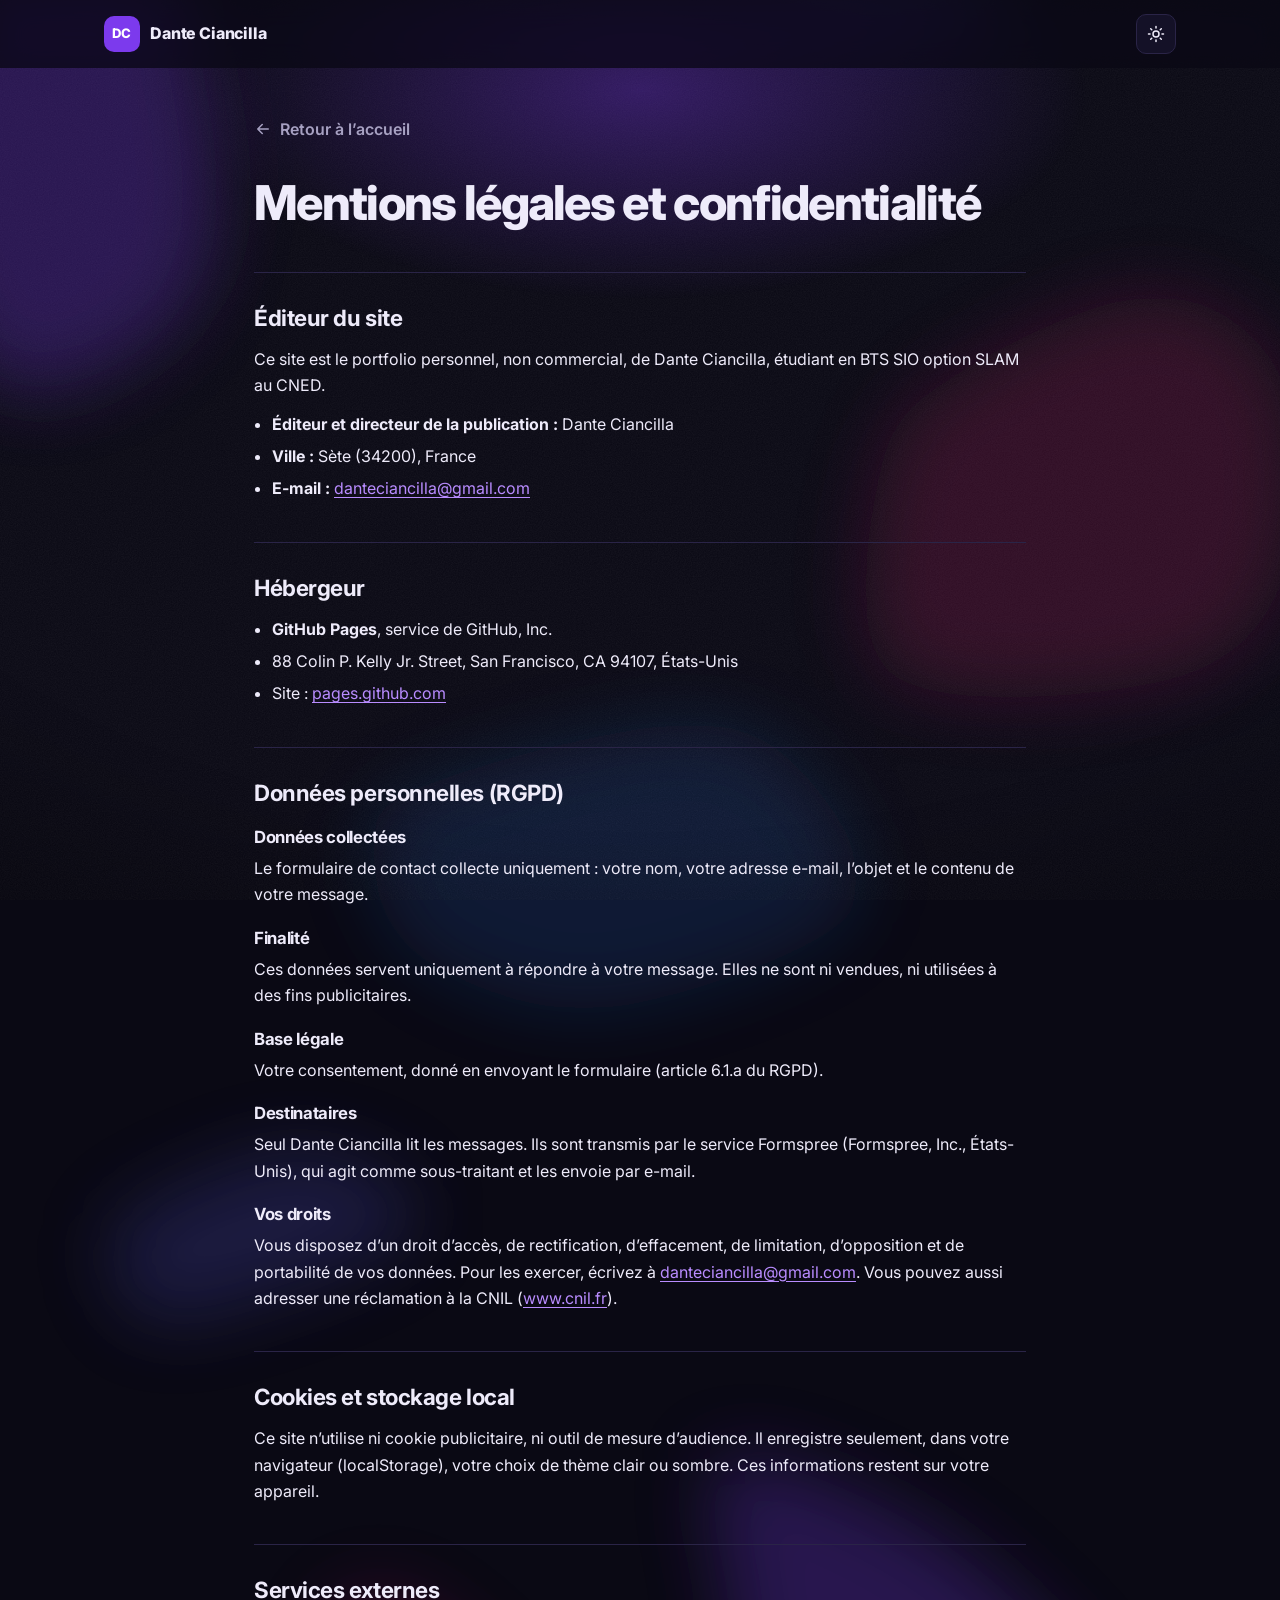
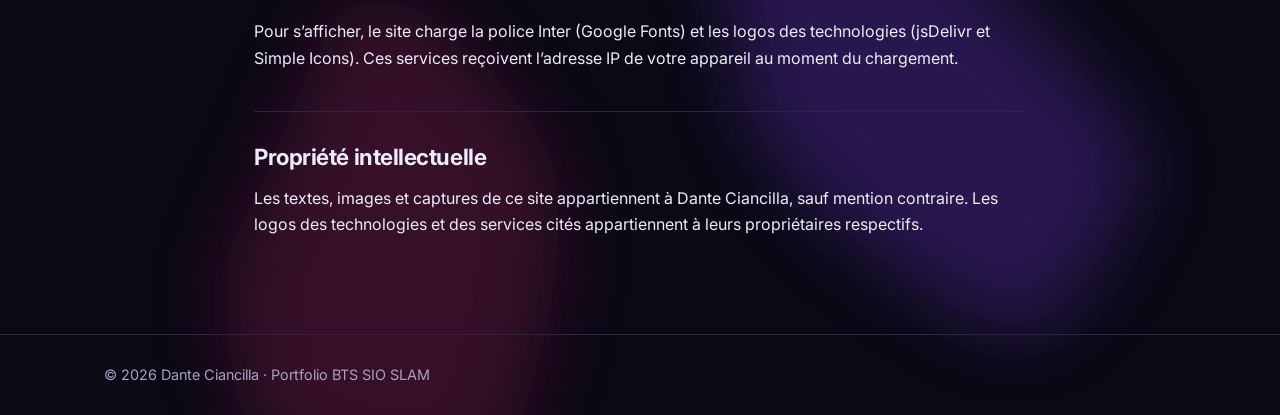
<file: mentions-legales.html>
<!DOCTYPE html>
<!--
  =====================================================================
  mentions-legales.html — Mentions légales et confidentialité
  ---------------------------------------------------------------------
  Les passages [À VÉRIFIER PAR DANTE] sont à contrôler et compléter.
  Ils portent la classe "is-placeholder" : ils sont MASQUÉS sur le site
  et listés dans la console du navigateur (F12). Une fois vérifiés,
  retirer « [À VÉRIFIER PAR DANTE] » et la classe "is-placeholder".
  =====================================================================
-->
<html lang="fr" data-theme="dark">
<head>
  <meta charset="UTF-8">
  <meta name="viewport" content="width=device-width, initial-scale=1">
  <title data-texte="legal.metaTitle">Mentions légales et confidentialité | Dante Ciancilla</title>
  <meta name="description" content="Mentions légales et politique de confidentialité du portfolio de Dante Ciancilla.">
  <meta name="robots" content="noindex">
  <meta name="color-scheme" content="dark light">
  <meta name="theme-color" id="theme-color" content="#0A0914">
  <link rel="icon" href="images/favicon.svg" type="image/svg+xml">

  <link rel="preconnect" href="https://fonts.googleapis.com">
  <link rel="preconnect" href="https://fonts.gstatic.com" crossorigin>
  <link rel="stylesheet" href="https://fonts.googleapis.com/css2?family=Inter:wght@400;500;600;700;800&display=swap">
  <link rel="stylesheet" href="style.css?v=202611071844">

  <script>
    (function () {
      var root = document.documentElement;
      root.classList.add("js");

      var theme = null;
      try {
        theme = localStorage.getItem("theme");
      } catch (e) { /* localStorage bloqué : on garde le thème par défaut */ }

      // Pas de choix mémorisé : le mode sombre est utilisé par défaut
      if (theme !== "light" && theme !== "dark") {
        theme = "dark";
      }
      root.setAttribute("data-theme", theme);

      // Sécurité : si script.js ne se lance pas, on affiche quand même tout le contenu.
      setTimeout(function () {
        if (!root.classList.contains("js-ready")) {
          root.classList.remove("js");
        }
      }, 4000);
    })();
  </script>
  <script src="textes.js?v=202611071844" defer></script>
  <script src="script.js?v=202611071844" defer></script>
</head>

<body>
  <a class="skip-link" href="#contenu" data-texte="skip">Aller au contenu</a>

  <svg class="sprite" aria-hidden="true" focusable="false">
    <symbol id="i-sun" viewBox="0 0 24 24"><circle cx="12" cy="12" r="4"/><path d="M12 2v2M12 20v2M4.93 4.93l1.41 1.41M17.66 17.66l1.41 1.41M2 12h2M20 12h2M6.34 17.66l-1.41 1.41M19.07 4.93l-1.41 1.41"/></symbol>
    <symbol id="i-moon" viewBox="0 0 24 24"><path d="M21 12.79A9 9 0 1 1 11.21 3 7 7 0 0 0 21 12.79z"/></symbol>
    <symbol id="i-arrow-right" viewBox="0 0 24 24"><path d="M5 12h14M13 6l6 6-6 6"/></symbol>
  </svg>

  <header class="site-header">
    <div class="container header-inner">
      <a class="logo" href="index.html" data-texte-attr="aria-label:logo.label" aria-label="Dante Ciancilla – retour à l’accueil">
        <span class="logo__mark" aria-hidden="true">DC</span>
        <span class="logo__text">Dante Ciancilla</span>
      </a>
      <div class="header-actions header-actions--end">
        <button class="icon-btn theme-toggle" id="theme-toggle" type="button" aria-label="Activer le mode clair">
          <svg class="icon icon-moon" aria-hidden="true"><use href="#i-moon"></use></svg>
          <svg class="icon icon-sun" aria-hidden="true"><use href="#i-sun"></use></svg>
        </button>
      </div>
    </div>
  </header>

  <main class="detail legal" id="contenu">
    <div class="container container--narrow">
      <a class="back-link" href="index.html">
        <svg class="icon" aria-hidden="true"><use href="#i-arrow-right"></use></svg>
        <span data-texte="legal.back">Retour à l’accueil</span>
      </a>

      <h1 class="detail__title" data-texte="legal.title">Mentions légales et confidentialité</h1>

      <div>
        <p class="legal__updated is-placeholder">[À VÉRIFIER PAR DANTE] Dernière mise à jour : date de mise en ligne</p>

        <section class="detail-section">
          <h2>Éditeur du site</h2>
          <p>Ce site est le portfolio personnel, non commercial, de Dante Ciancilla, étudiant en BTS SIO option SLAM au CNED.</p>
          <ul class="legal__list">
            <li><strong>Éditeur et directeur de la publication :</strong> Dante Ciancilla</li>
            <li><strong>Ville :</strong> Sète (34200), France</li>
            <li><strong>E-mail :</strong> <a href="mailto:danteciancilla@gmail.com">danteciancilla@gmail.com</a></li>
          </ul>
          <p class="is-placeholder">[À VÉRIFIER PAR DANTE] Un particulier qui publie un site non professionnel peut ne pas afficher son adresse postale complète, à condition de l’avoir communiquée à l’hébergeur.</p>
        </section>

        <section class="detail-section">
          <h2>Hébergeur</h2>
          <ul class="legal__list">
            <li><strong>GitHub Pages</strong>, service de GitHub, Inc.</li>
            <li>88 Colin P. Kelly Jr. Street, San Francisco, CA 94107, États-Unis</li>
            <li>Site : <a href="https://pages.github.com" target="_blank" rel="noopener noreferrer">pages.github.com</a></li>
          </ul>
          <p class="is-placeholder">[À VÉRIFIER PAR DANTE] Adresse de l’hébergeur à confirmer sur https://docs.github.com/fr/site-policy</p>
        </section>

        <section class="detail-section" id="donnees">
          <h2>Données personnelles (RGPD)</h2>

          <h3>Données collectées</h3>
          <p>Le formulaire de contact collecte uniquement : votre nom, votre adresse e-mail, l’objet et le contenu de votre message.</p>

          <h3>Finalité</h3>
          <p>Ces données servent uniquement à répondre à votre message. Elles ne sont ni vendues, ni utilisées à des fins publicitaires.</p>

          <h3>Base légale</h3>
          <p>Votre consentement, donné en envoyant le formulaire (article 6.1.a du RGPD).</p>
          <p class="is-placeholder">[À VÉRIFIER PAR DANTE] Base légale à confirmer.</p>

          <h3>Destinataires</h3>
          <p>Seul Dante Ciancilla lit les messages. Ils sont transmis par le service Formspree (Formspree, Inc., États-Unis), qui agit comme sous-traitant et les envoie par e-mail.</p>
          <p class="is-placeholder">[À VÉRIFIER PAR DANTE] Conditions de Formspree à vérifier : https://formspree.io/legal/privacy-policy</p>

          <h3>Durée de conservation</h3>
          <p class="is-placeholder">[À VÉRIFIER PAR DANTE] Les messages sont conservés au maximum 12 mois après le dernier échange, puis supprimés.</p>

          <h3>Vos droits</h3>
          <p>Vous disposez d’un droit d’accès, de rectification, d’effacement, de limitation, d’opposition et de portabilité de vos données. Pour les exercer, écrivez à <a href="mailto:danteciancilla@gmail.com">danteciancilla@gmail.com</a>. Vous pouvez aussi adresser une réclamation à la CNIL (<a href="https://www.cnil.fr" target="_blank" rel="noopener noreferrer">www.cnil.fr</a>).</p>
        </section>

        <section class="detail-section">
          <h2>Cookies et stockage local</h2>
          <p>Ce site n’utilise ni cookie publicitaire, ni outil de mesure d’audience. Il enregistre seulement, dans votre navigateur (localStorage), votre choix de thème clair ou sombre. Ces informations restent sur votre appareil.</p>
        </section>

        <section class="detail-section">
          <h2>Services externes</h2>
          <p>Pour s’afficher, le site charge la police Inter (Google Fonts) et les logos des technologies (jsDelivr et Simple Icons). Ces services reçoivent l’adresse IP de votre appareil au moment du chargement.</p>
          <p class="is-placeholder">[À VÉRIFIER PAR DANTE] Liste des services externes à vérifier avant la mise en ligne.</p>
        </section>

        <section class="detail-section">
          <h2>Propriété intellectuelle</h2>
          <p>Les textes, images et captures de ce site appartiennent à Dante Ciancilla, sauf mention contraire. Les logos des technologies et des services cités appartiennent à leurs propriétaires respectifs.</p>
        </section>
      </div>

    </div>
  </main>

  <footer class="site-footer">
    <div class="container footer-inner">
      <p>© <span id="year">2026</span> Dante Ciancilla · <span data-texte="footer.text">Portfolio BTS SIO SLAM</span></p>
    </div>
  </footer>
</body>
</html>
</file>
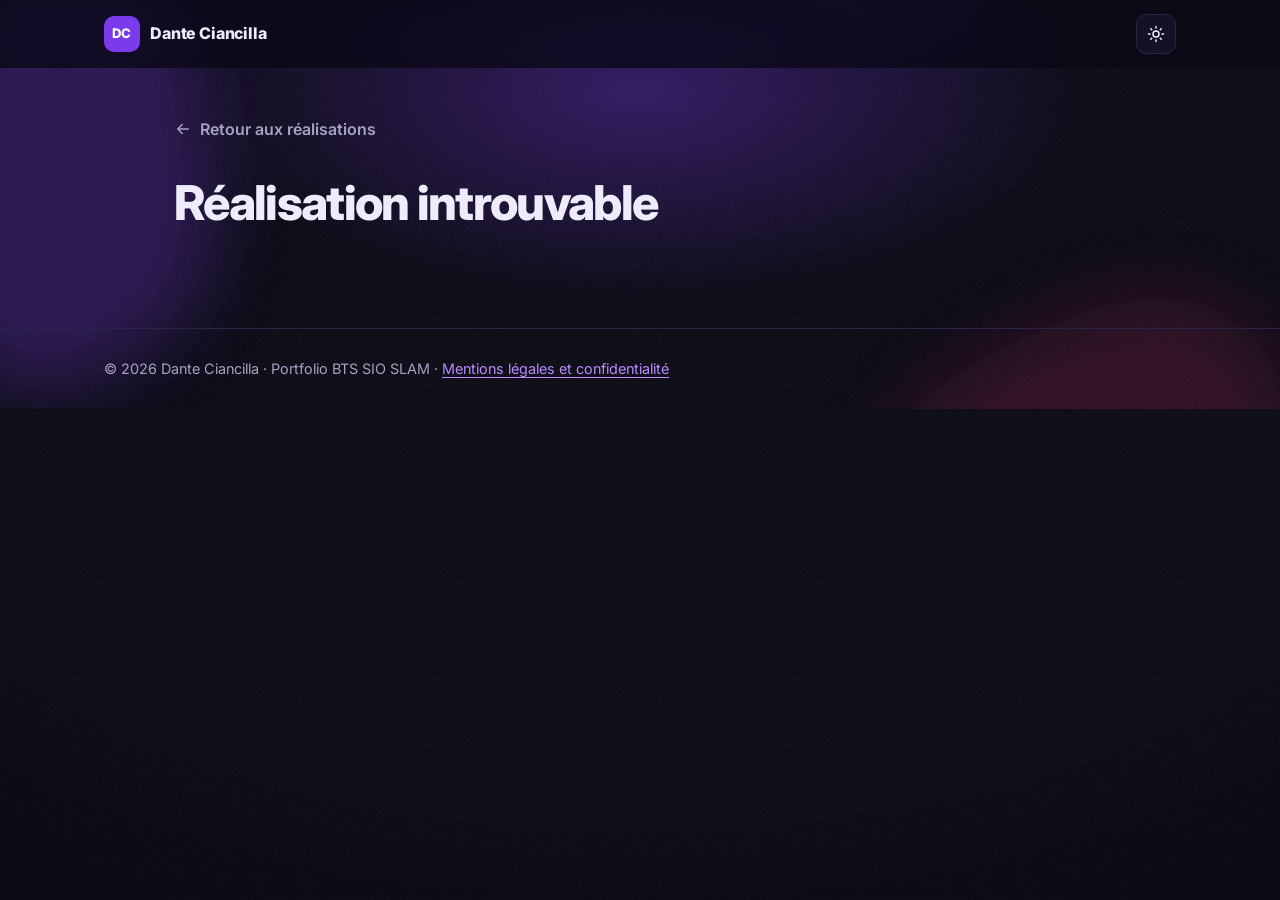
<file: realisation.html>
<!DOCTYPE html>
<!--
  =====================================================================
  realisation.html — Page de détail d'une réalisation (modèle unique)
  ---------------------------------------------------------------------
  Cette page sert pour TOUTES les réalisations. L'identifiant du projet
  est dans l'adresse : realisation.html?id=dig-incremental
  script.js lit cet identifiant, retrouve la réalisation dans
  realisations.js et fabrique le contenu de la balise #realisation-root :
  titre, date, statut, technologies, cadre de réalisation, description
  détaillée, galerie de captures, liens, compétences du bloc 1 couvertes.
  → Il n'y a rien à modifier ici pour ajouter une réalisation.
  =====================================================================
-->
<html lang="fr" data-theme="dark">
<head>
  <meta charset="UTF-8">
  <meta name="viewport" content="width=device-width, initial-scale=1">
  <title>Réalisation | Dante Ciancilla</title>
  <meta name="description" content="Réalisation de Dante Ciancilla, étudiant en BTS SIO option SLAM au CNED.">
  <meta name="author" content="Dante Ciancilla">
  <meta name="color-scheme" content="dark light">
  <meta name="theme-color" id="theme-color" content="#0A0914">
  <link rel="icon" href="images/favicon.svg" type="image/svg+xml">
  <link rel="apple-touch-icon" href="images/apple-touch-icon.png">

  <link rel="preconnect" href="https://fonts.googleapis.com">
  <link rel="preconnect" href="https://fonts.gstatic.com" crossorigin>
  <link rel="stylesheet" href="https://fonts.googleapis.com/css2?family=Inter:wght@400;500;600;700;800&display=swap">
  <link rel="stylesheet" href="style.css?v=202611071844">

  <!-- Même petit script que sur la page d'accueil : thème (sombre par défaut) appliqué avant l'affichage -->
  <script>
    (function () {
      var root = document.documentElement;
      root.classList.add("js");

      var theme = null;
      try {
        theme = localStorage.getItem("theme");
      } catch (e) { /* localStorage bloqué : on garde le thème par défaut */ }

      // Pas de choix mémorisé : le mode sombre est utilisé par défaut
      if (theme !== "light" && theme !== "dark") {
        theme = "dark";
      }
      root.setAttribute("data-theme", theme);

      // Sécurité : si script.js ne se lance pas, on affiche quand même tout le contenu.
      setTimeout(function () {
        if (!root.classList.contains("js-ready")) {
          root.classList.remove("js");
        }
      }, 4000);
    })();
  </script>
  <script src="textes.js?v=202611071844" defer></script>
  <script src="competences-bloc1.js?v=202611071844" defer></script>
  <script src="realisations.js?v=202611071844" defer></script>
  <script src="script.js?v=202611071844" defer></script>
</head>

<body>
  <a class="skip-link" href="#contenu" data-texte="skip">Aller au contenu</a>

  <!-- Icônes utilisées sur cette page -->
  <svg class="sprite" aria-hidden="true" focusable="false">
    <symbol id="i-sun" viewBox="0 0 24 24"><circle cx="12" cy="12" r="4"/><path d="M12 2v2M12 20v2M4.93 4.93l1.41 1.41M17.66 17.66l1.41 1.41M2 12h2M20 12h2M6.34 17.66l-1.41 1.41M19.07 4.93l-1.41 1.41"/></symbol>
    <symbol id="i-moon" viewBox="0 0 24 24"><path d="M21 12.79A9 9 0 1 1 11.21 3 7 7 0 0 0 21 12.79z"/></symbol>
    <symbol id="i-arrow-right" viewBox="0 0 24 24"><path d="M5 12h14M13 6l6 6-6 6"/></symbol>
    <symbol id="i-external" viewBox="0 0 24 24"><path d="M15 3h6v6M10 14 21 3M18 13v6a2 2 0 0 1-2 2H5a2 2 0 0 1-2-2V8a2 2 0 0 1 2-2h6"/></symbol>
    <symbol id="i-github" viewBox="0 0 24 24"><path d="M9 19c-5 1.5-5-2.5-7-3m14 6v-3.87a3.37 3.37 0 0 0-.94-2.61c3.14-.35 6.44-1.54 6.44-7A5.44 5.44 0 0 0 20 4.77 5.07 5.07 0 0 0 19.91 1S18.73.65 16 2.48a13.38 13.38 0 0 0-7 0C6.27.65 5.09 1 5.09 1A5.07 5.07 0 0 0 5 4.77a5.44 5.44 0 0 0-1.5 3.78c0 5.42 3.3 6.61 6.44 7A3.37 3.37 0 0 0 9 18.13V22"/></symbol>
    <symbol id="i-linkedin" viewBox="0 0 24 24"><rect x="2.5" y="2.5" width="19" height="19" rx="4"/><path d="M7.5 10.5v6M7.5 7.5v.01M11.5 16.5v-6M11.5 13a2.5 2.5 0 0 1 5 0v3.5"/></symbol>
    <symbol id="i-mail" viewBox="0 0 24 24"><rect x="2" y="4" width="20" height="16" rx="3"/><path d="m3 7 9 6 9-6"/></symbol>
    <symbol id="i-play" viewBox="0 0 24 24"><circle cx="12" cy="12" r="10"/><path d="m10 8 6 4-6 4V8z"/></symbol>
    <symbol id="i-check" viewBox="0 0 24 24"><path d="M20 6 9 17l-5-5"/></symbol>
    <symbol id="i-close" viewBox="0 0 24 24"><path d="M18 6 6 18M6 6l12 12"/></symbol>
  </svg>

  <header class="site-header">
    <div class="container header-inner">
      <a class="logo" href="index.html" data-texte-attr="aria-label:logo.label" aria-label="Dante Ciancilla – retour à l’accueil">
        <span class="logo__mark" aria-hidden="true">DC</span>
        <span class="logo__text">Dante Ciancilla</span>
      </a>
      <div class="header-actions header-actions--end">
        <button class="icon-btn theme-toggle" id="theme-toggle" type="button" aria-label="Activer le mode clair">
          <svg class="icon icon-moon" aria-hidden="true"><use href="#i-moon"></use></svg>
          <svg class="icon icon-sun" aria-hidden="true"><use href="#i-sun"></use></svg>
        </button>
      </div>
    </div>
  </header>

  <main class="detail" id="contenu">
    <div class="container container--detail">
      <a class="back-link" href="index.html#projets">
        <svg class="icon" aria-hidden="true"><use href="#i-arrow-right"></use></svg>
        <span data-texte="detail.back">Retour aux réalisations</span>
      </a>

      <!-- Contenu fabriqué par script.js à partir de realisations.js -->
      <article id="realisation-root" aria-live="polite"></article>
      <noscript><p class="noscript-note">JavaScript est nécessaire pour afficher cette réalisation.</p></noscript>
    </div>
  </main>

  <footer class="site-footer">
    <div class="container footer-inner">
      <p>
        © <span id="year">2026</span> Dante Ciancilla · <span data-texte="footer.text">Portfolio BTS SIO SLAM</span>
        · <a class="footer-legal" href="mentions-legales.html" data-texte="footer.legal">Mentions légales et confidentialité</a>
      </p>
    </div>
  </footer>

  <!-- Fenêtre pour afficher une capture en grand -->
  <dialog class="dialog dialog--cv lightbox" id="lightbox" aria-label="Capture" data-texte-attr="aria-label:detail.gallery">
    <div class="dialog__inner">
      <div class="dialog__head">
        <p class="dialog__title lightbox__caption"></p>
        <button class="icon-btn" type="button" data-close-dialog aria-label="Fermer" data-texte-attr="aria-label:bts.close">
          <svg class="icon" aria-hidden="true"><use href="#i-close"></use></svg>
        </button>
      </div>
      <div class="cv-full lightbox__frame">
        <img alt="">
      </div>
    </div>
  </dialog>
</body>
</html>
</file>
<file: style.css>
/* =====================================================================
   style.css — Apparence du portfolio
   ---------------------------------------------------------------------
   Sommaire :
    1. Variables : couleurs (mode clair / sombre), tailles
    2. Base : police, liens, accessibilité
    3. Éléments communs : conteneur, sections, titres, boutons, badges
    4. En-tête et menu
    5. Accueil et chiffres clés
    6. Profil
    7. Projets
    8. Parcours (frise)
    9. Compétences
   10. Contact
   11. Pied de page, bouton « haut de page », message, fenêtre BTS
   12. Pages de détail (dossier projets/)
   13. Animations
   14. Responsive : tablette et mobile
   15. Animations réduites (préférence du système)
   16. Réalisations : vignettes cliquables, badges
   17. Compétences : logos
   18. Parcours : détails des formations
   19. Formulaire : erreurs, piège à robots, messages
   20. Page de détail d'une réalisation
   21. Mentions légales
   22. Vignettes : accroche, projets « À venir »
   24. Profil et compétences : agencement
   25. Fond du site : lumière, taches de couleur et grain
   ===================================================================== */


/* =====================================================================
   1. VARIABLES
   Les couleurs sont rangées dans des « variables » (--nom).
   Pour le mode sombre, on change seulement les valeurs des variables.
   ===================================================================== */
:root {
  /* Couleurs — mode clair */
  --bg: #F7F9FC;              /* fond de la page */
  --surface: #FFFFFF;         /* fond des cartes */
  --surface-2: #EEF2F8;       /* fond léger (étiquettes, zones secondaires) */
  --text: #1F3A5F;            /* texte principal */
  --text-2: #5B6B82;          /* texte secondaire */
  --accent: #0891B2;          /* cyan : lignes, points, contours */
  --accent-strong: #0E7490;   /* cyan plus foncé : textes colorés (meilleur contraste sur fond clair) */
  --accent-fill: #0E7490;     /* fond des boutons principaux */
  --accent-hover: #155E75;    /* fond des boutons au survol */
  --on-accent: #FFFFFF;       /* texte posé sur un bouton coloré */
  --accent-soft: rgba(8, 145, 178, 0.10);
  --glow: rgba(8, 145, 178, 0.10);        /* halo décoratif de l'accueil */
  --border: #E1E7EF;
  --dot: rgba(31, 58, 95, 0.13);          /* points de la grille décorative */
  --header-bg: rgba(247, 249, 252, 0.82);
  --success: #15803D;
  --success-soft: rgba(21, 128, 61, 0.10);
  --danger: #B42318;                      /* messages d'erreur du formulaire */
  --danger-soft: rgba(180, 35, 24, 0.08);
  --placeholder-text: #8A5A00;            /* emplacements [À RÉDIGER] */
  --placeholder-bg: rgba(217, 164, 65, 0.09);
  --placeholder-border: #D9A441;

  --shadow-sm: 0 1px 2px rgba(31, 58, 95, 0.06);
  --shadow: 0 1px 2px rgba(31, 58, 95, 0.05), 0 8px 24px rgba(31, 58, 95, 0.07);
  --shadow-lg: 0 2px 6px rgba(31, 58, 95, 0.06), 0 20px 44px rgba(31, 58, 95, 0.13);

  /* Tailles */
  --radius: 18px;
  --radius-sm: 10px;
  --header-h: 68px;
  --container: 1120px;

  /* Police : Inter, sinon la police du système */
  --font: "Inter", system-ui, -apple-system, "Segoe UI", Roboto, "Helvetica Neue", Arial, sans-serif;

  /* Courbe d'animation douce (démarre vite, finit lentement) */
  --ease: cubic-bezier(0.2, 0.7, 0.2, 1);

  color-scheme: light;
}

/* Couleurs — mode sombre « violet électrique » (mode par défaut).
   Activé par l'attribut data-theme="dark" sur <html>. */
[data-theme="dark"] {
  --bg: #0A0914;              /* noir légèrement violet */
  --surface: #141127;         /* fond des cartes */
  --surface-2: #1C1836;
  --text: #EEEBFA;
  --text-2: #A7A1C2;
  --accent: #9F5BFF;          /* violet électrique : lignes, points, contours */
  --accent-strong: #B98CFF;   /* violet clair : textes colorés (lisible sur fond sombre) */
  --accent-fill: #7C3AED;     /* fond des boutons (texte blanc bien contrasté) */
  --accent-hover: #6D28D9;
  --on-accent: #FFFFFF;
  --accent-soft: rgba(159, 91, 255, 0.14);
  --glow: rgba(159, 91, 255, 0.24);
  --border: #2A2447;
  --dot: rgba(238, 235, 250, 0.08);
  --header-bg: rgba(10, 9, 20, 0.8);
  --success: #4ADE80;
  --success-soft: rgba(74, 222, 128, 0.12);
  --danger: #F97066;
  --danger-soft: rgba(249, 112, 102, 0.12);
  --placeholder-text: #F2C46D;
  --placeholder-bg: rgba(242, 196, 109, 0.07);
  --placeholder-border: #9C7A3A;

  --shadow-sm: 0 1px 2px rgba(0, 0, 0, 0.3);
  --shadow: 0 1px 2px rgba(0, 0, 0, 0.3), 0 8px 24px rgba(0, 0, 0, 0.25);
  --shadow-lg: 0 2px 6px rgba(0, 0, 0, 0.3), 0 20px 44px rgba(0, 0, 0, 0.45);

  color-scheme: dark;
}


/* =====================================================================
   2. BASE
   ===================================================================== */
*,
*::before,
*::after {
  box-sizing: border-box; /* la bordure et le padding sont compris dans la largeur */
}

html {
  scroll-behavior: smooth;                               /* défilement doux vers les ancres */
  scroll-padding-top: calc(var(--header-h) + 16px);      /* évite que le menu fixe cache les titres */
  -webkit-text-size-adjust: 100%;
}

body {
  margin: 0;
  font-family: var(--font);
  font-size: 1rem;
  line-height: 1.65;
  color: var(--text);
  background-color: var(--bg);
  -webkit-font-smoothing: antialiased;
  transition: background-color 0.3s ease, color 0.3s ease;
}

img,
svg {
  display: block;
  max-width: 100%;
}

h1, h2, h3, h4 {
  margin: 0;
  line-height: 1.2;
  letter-spacing: -0.02em;
}

p,
ul,
ol,
dl,
dd {
  margin: 0;
}

ul,
ol {
  padding: 0;
  list-style: none;
}

a {
  color: var(--accent-strong);
  text-underline-offset: 3px;
}

button {
  font: inherit;
  color: inherit;
}

/* L'attribut hidden doit toujours masquer l'élément (utilisé par les filtres) */
[hidden] {
  display: none !important;
}

/* Contour visible quand on navigue au clavier (touche Tab) */
:focus-visible {
  outline: 2px solid var(--accent);
  outline-offset: 3px;
  border-radius: 6px;
}

/* Texte caché à l'écran mais lu par les lecteurs d'écran */
.sr-only {
  position: absolute;
  width: 1px;
  height: 1px;
  padding: 0;
  margin: -1px;
  overflow: hidden;
  clip: rect(0, 0, 0, 0);
  white-space: nowrap;
  border: 0;
}

/* Lien « Aller au contenu » : visible seulement quand il reçoit le focus */
.skip-link {
  position: fixed;
  top: 12px;
  left: 12px;
  z-index: 100;
  padding: 10px 16px;
  border-radius: var(--radius-sm);
  background: var(--accent-fill);
  color: var(--on-accent);
  font-weight: 600;
  text-decoration: none;
  transform: translateY(-160%);
  transition: transform 0.2s ease;
}

.skip-link:focus {
  transform: translateY(0);
}

/* Bibliothèque d'icônes : invisible */
.sprite {
  position: absolute;
  width: 0;
  height: 0;
  overflow: hidden;
}

/* Style commun à toutes les icônes (traits arrondis, couleur du texte) */
.icon {
  width: 1.25em;
  height: 1.25em;
  flex-shrink: 0;
  fill: none;
  stroke: currentColor;
  stroke-width: 2;
  stroke-linecap: round;
  stroke-linejoin: round;
}

/* Emplacements [À RÉDIGER] / [À VÉRIFIER] : jamais affichés sur le site.
   La classe est ajoutée automatiquement par script.js (ou écrite dans le
   HTML) ; script.js liste ces emplacements dans la console (F12). */
.is-placeholder {
  display: none !important;
}


/* =====================================================================
   3. ÉLÉMENTS COMMUNS
   ===================================================================== */
.container {
  width: 100%;
  max-width: var(--container);
  margin: 0 auto;
  padding: 0 24px;
}

.section {
  padding: clamp(40px, 5vw, 64px) 0;
}

.section-head {
  max-width: 680px;
  margin-bottom: clamp(28px, 4vw, 40px);
}

.section-title {
  font-size: clamp(2rem, 4.2vw, 2.75rem);
  font-weight: 800;
  letter-spacing: -0.03em;
}

.section-sub {
  margin-top: 10px;
  color: var(--text-2);
}

/* ---------- Boutons ---------- */
.btn {
  display: inline-flex;
  align-items: center;
  justify-content: center;
  gap: 0.55rem;
  min-height: 48px;
  padding: 0.75rem 1.25rem;
  border: 1px solid transparent;
  border-radius: 12px;
  font-size: 0.95rem;
  font-weight: 600;
  line-height: 1.2;
  text-decoration: none;
  cursor: pointer;
  transition: transform 0.2s var(--ease), background-color 0.2s, border-color 0.2s, color 0.2s, box-shadow 0.2s;
}

.btn .icon {
  width: 1.1em;
  height: 1.1em;
}

.btn--primary {
  background: var(--accent-fill);
  color: var(--on-accent);
  box-shadow: 0 8px 20px -10px var(--accent);
}

.btn--primary:hover {
  background: var(--accent-hover);
  transform: translateY(-2px);
  box-shadow: 0 12px 24px -10px var(--accent);
}

.btn--primary:hover .icon {
  transform: translateX(2px);
}

.btn--ghost {
  background: var(--surface);
  border-color: var(--border);
  color: var(--text);
}

.btn--ghost:hover {
  border-color: var(--accent);
  color: var(--accent-strong);
  transform: translateY(-2px);
}

.btn--block {
  width: 100%;
}

.btn .icon {
  transition: transform 0.2s var(--ease);
}

/* Bouton qui ressemble à un lien (ex. « En savoir plus sur le BTS ») */
.btn-link {
  display: inline-flex;
  align-items: center;
  gap: 8px;
  margin-top: 14px;
  padding: 4px 0;
  border: 0;
  background: none;
  color: var(--accent-strong);
  font-size: 0.92rem;
  font-weight: 600;
  cursor: pointer;
}

.btn-link:hover span {
  text-decoration: underline;
  text-underline-offset: 3px;
}

/* Bouton carré avec une seule icône */
.icon-btn {
  display: inline-grid;
  place-items: center;
  width: 40px;
  height: 40px;
  border: 1px solid var(--border);
  border-radius: var(--radius-sm);
  background: var(--surface);
  color: var(--text);
  cursor: pointer;
  transition: border-color 0.2s, color 0.2s, background-color 0.2s, transform 0.2s var(--ease);
}

.icon-btn:hover {
  border-color: var(--accent);
  color: var(--accent-strong);
}

.icon-btn .icon {
  width: 18px;
  height: 18px;
}

/* ---------- Badges de statut ---------- */
.status {
  display: inline-flex;
  align-items: center;
  gap: 6px;
  padding: 3px 10px;
  border-radius: 999px;
  font-size: 0.75rem;
  font-weight: 700;
  letter-spacing: 0.02em;
  white-space: nowrap;
}

.status::before {
  content: "";
  width: 6px;
  height: 6px;
  border-radius: 50%;
  background: currentColor;
}

.status--done {
  background: var(--success-soft);
  color: var(--success);
}

.status--progress {
  background: var(--accent-soft);
  color: var(--accent-strong);
}

.status--upcoming {
  border: 1px dashed var(--border);
  color: var(--text-2);
}

/* ---------- Étiquettes (technologies, dates) ---------- */
.tags,
.chips {
  display: flex;
  flex-wrap: wrap;
  gap: 8px;
}

.tag,
.chip {
  padding: 4px 11px;
  border: 1px solid var(--border);
  border-radius: 8px;
  background: var(--surface-2);
  color: var(--text);
  font-size: 0.82rem;
  font-weight: 600;
  line-height: 1.5;
}

.chip--date {
  font-variant-numeric: tabular-nums;
}


/* =====================================================================
   4. EN-TÊTE ET MENU
   ===================================================================== */
.site-header {
  position: fixed;
  top: 0;
  left: 0;
  right: 0;
  z-index: 50;
  height: var(--header-h);
  background: var(--header-bg);
  -webkit-backdrop-filter: saturate(160%) blur(14px);
  backdrop-filter: saturate(160%) blur(14px);
  border-bottom: 1px solid transparent;
  transition: border-color 0.3s, box-shadow 0.3s, background-color 0.3s;
}

/* Quand on a défilé : petite bordure et ombre (classe ajoutée par script.js) */
.site-header.is-scrolled {
  border-bottom-color: var(--border);
  box-shadow: var(--shadow-sm);
}

.header-inner {
  display: flex;
  align-items: center;
  gap: 20px;
  height: 100%;
}

.logo {
  display: inline-flex;
  align-items: center;
  gap: 10px;
  color: var(--text);
  font-weight: 800;
  letter-spacing: -0.01em;
  text-decoration: none;
}

.logo__mark {
  display: grid;
  place-items: center;
  width: 36px;
  height: 36px;
  border-radius: 10px;
  background: var(--accent-fill);
  color: var(--on-accent);
  font-size: 0.82rem;
  letter-spacing: 0.02em;
  transition: transform 0.3s var(--ease);
}

.logo:hover .logo__mark {
  transform: rotate(-6deg) scale(1.05);
}

.nav {
  margin-left: auto;
}

.nav__list {
  display: flex;
  gap: 2px;
}

.nav__link {
  position: relative;
  display: block;
  padding: 8px 12px;
  border-radius: 8px;
  color: var(--text-2);
  font-size: 0.93rem;
  font-weight: 500;
  text-decoration: none;
  transition: color 0.2s, background-color 0.2s;
}

.nav__link:hover {
  color: var(--text);
  background: var(--accent-soft);
}

/* Lien de la section actuellement à l'écran (classe ajoutée par script.js) */
.nav__link.is-active {
  color: var(--accent-strong);
  font-weight: 600;
}

.nav__link.is-active::after {
  content: "";
  position: absolute;
  left: 12px;
  right: 12px;
  bottom: 3px;
  height: 2px;
  border-radius: 2px;
  background: var(--accent);
}

.header-actions {
  display: flex;
  align-items: center;
  gap: 8px;
}

/* Bouton clair / sombre : on montre la lune en mode clair, le soleil en mode sombre */
.theme-toggle .icon-sun,
[data-theme="dark"] .theme-toggle .icon-moon {
  display: none;
}

[data-theme="dark"] .theme-toggle .icon-sun {
  display: block;
}

.theme-toggle:hover .icon {
  transform: rotate(-20deg);
}

.theme-toggle .icon {
  transition: transform 0.4s var(--ease);
}

/* Bouton hamburger : caché sur ordinateur */
.menu-toggle {
  display: none;
}

.menu-toggle .icon-close,
.menu-toggle[aria-expanded="true"] .icon-open {
  display: none;
}

.menu-toggle[aria-expanded="true"] .icon-close {
  display: block;
}


/* =====================================================================
   5. ACCUEIL ET CHIFFRES CLÉS
   ===================================================================== */
.hero {
  position: relative;
  isolation: isolate; /* les décorations (z-index -1) restent derrière le contenu de l'accueil */
  overflow: hidden;
  padding: calc(var(--header-h) + clamp(40px, 7vw, 88px)) 0 clamp(32px, 4vw, 48px);
}

/* Décoration : grille de points, de la même force partout (centre et côtés),
   qui s'efface seulement vers le bas de l'accueil */
.hero::before {
  content: "";
  position: absolute;
  inset: 0;
  z-index: -1;
  opacity: 0.6;           /* points plus discrets */
  background-image: radial-gradient(var(--dot) 1px, transparent 1px);
  background-size: 22px 22px;
  -webkit-mask-image: linear-gradient(to bottom, #000 60%, transparent);
  mask-image: linear-gradient(to bottom, #000 60%, transparent);
  pointer-events: none;
}

/* Décoration : halo cyan très léger en haut à droite */
.hero::after {
  content: "";
  position: absolute;
  top: -180px;
  right: -160px;
  z-index: -1;
  width: 620px;
  height: 620px;
  border-radius: 50%;
  background: radial-gradient(circle, var(--glow) 0%, transparent 65%);
  pointer-events: none;
}

.hero__grid {
  display: grid;
  grid-template-columns: minmax(0, 1.4fr) minmax(0, 0.75fr);
  align-items: center;
  gap: clamp(32px, 6vw, 72px);
}

.hero__title {
  font-size: clamp(2.75rem, 7.2vw, 4.75rem);
  font-weight: 800;
  line-height: 1.02;
  letter-spacing: -0.045em;
}

.hero__role {
  margin-top: 18px;
  font-size: clamp(1.15rem, 2.2vw, 1.45rem);
  font-weight: 700;
  letter-spacing: -0.01em;
}

.hero__sub {
  margin-top: 8px;
  color: var(--text-2);
  font-size: 1.02rem;
}

.hero__tagline {
  max-width: 560px;
  margin-top: 24px;
  font-size: 1.08rem;
}

.hero__actions {
  display: flex;
  flex-wrap: wrap;
  gap: 12px;
  margin-top: 32px;
}

/* Carte de droite avec la photo */
.hero__card {
  width: 100%;
  max-width: 360px;
  justify-self: end;
  padding: 14px;
  border: 1px solid var(--border);
  border-radius: 24px;
  background: var(--surface);
  box-shadow: var(--shadow-lg);
}

.hero__photo {
  overflow: hidden;
  aspect-ratio: 4 / 5;
  border-radius: 16px;
  background: var(--surface-2);
}

.hero__photo img {
  width: 100%;
  height: 100%;
  object-fit: cover;
  transition: transform 0.8s var(--ease);
}

.hero__card:hover .hero__photo img {
  transform: scale(1.03);
}

.hero__card-body {
  padding: 18px 8px 6px;
  text-align: center;
}

.hero__card-name {
  font-size: 1.15rem;
  font-weight: 800;
  letter-spacing: -0.01em;
}

.hero__card-role {
  color: var(--text-2);
  font-size: 0.9rem;
}

.hero__card-loc {
  display: inline-flex;
  align-items: center;
  gap: 6px;
  margin-top: 6px;
  color: var(--text-2);
  font-size: 0.88rem;
}

.hero__card-loc .icon {
  width: 15px;
  height: 15px;
}

.hero__card-links {
  display: flex;
  justify-content: center;
  gap: 8px;
  margin-top: 16px;
}

/* Chiffres clés */
.stats {
  display: grid;
  grid-template-columns: repeat(4, minmax(0, 1fr));
  gap: 16px;
  margin-top: clamp(40px, 5vw, 56px);
}

.stat {
  position: relative;
  padding: 22px 22px 20px;
  border: 1px solid var(--border);
  border-radius: var(--radius);
  background: var(--surface);
  box-shadow: var(--shadow-sm);
  transition: transform 0.3s var(--ease), border-color 0.3s, box-shadow 0.3s;
}

.stat:hover {
  transform: translateY(-4px);
  border-color: var(--accent);
  box-shadow: var(--shadow);
}

.stat__icon {
  display: inline-grid;
  place-items: center;
  width: 38px;
  height: 38px;
  margin-bottom: 14px;
  border-radius: 10px;
  background: var(--accent-soft);
  color: var(--accent-strong);
}

.stat__icon .icon {
  width: 19px;
  height: 19px;
}

.stat__value {
  color: var(--accent-strong);
  font-size: clamp(2rem, 4vw, 2.6rem);
  font-weight: 800;
  line-height: 1;
  letter-spacing: -0.03em;
  font-variant-numeric: tabular-nums; /* chiffres de même largeur : le compteur ne « tremble » pas */
}

.stat__label {
  margin-top: 8px;
  color: var(--text-2);
  font-size: 0.9rem;
  line-height: 1.4;
}


/* =====================================================================
   6. PROFIL
   ===================================================================== */
.profile {
  display: grid;
  grid-template-columns: minmax(0, 1.15fr) minmax(0, 0.85fr);
  gap: clamp(28px, 5vw, 56px);
  align-items: start;
}

.profile__text {
  font-size: 1.06rem;
}

/* Paragraphes que Dante ajoutera dans profile.text */
.profile__text p + p,
.project__desc p + p,
.detail-section__text p + p {
  margin-top: 1em;
}

.profile__links {
  display: flex;
  flex-wrap: wrap;
  gap: 12px;
  margin-top: 28px;
}

.profile__side {
  display: grid;
  gap: 18px;
}

.info-card {
  padding: 24px;
  border: 1px solid var(--border);
  border-radius: var(--radius);
  background: var(--surface);
  box-shadow: var(--shadow-sm);
}

/* Carte mise en avant : barre cyan sur le côté gauche */
.info-card--accent {
  border-left: 4px solid var(--accent);
}

.info-card__head {
  display: flex;
  align-items: center;
  gap: 12px;
  margin-bottom: 14px;
}

.info-card__icon {
  display: inline-grid;
  place-items: center;
  width: 40px;
  height: 40px;
  border-radius: 10px;
  background: var(--accent-soft);
  color: var(--accent-strong);
  flex-shrink: 0;
}

.info-card__icon .icon {
  width: 20px;
  height: 20px;
}

.info-card__title {
  font-size: 1.05rem;
  font-weight: 700;
}

.info-card__name {
  font-size: 1.1rem;
  font-weight: 700;
}

.info-card__meta {
  display: flex;
  flex-wrap: wrap;
  align-items: center;
  gap: 8px 12px;
  margin-top: 6px;
  color: var(--text-2);
  font-size: 0.93rem;
}

/* Liste « intitulé : valeur » (recherche de stage, fenêtre BTS) */
.facts {
  display: grid;
  gap: 10px;
}

.facts__row {
  display: grid;
  grid-template-columns: 110px 1fr;
  gap: 12px;
  padding-bottom: 10px;
  border-bottom: 1px solid var(--border);
}

.facts__row:last-child {
  padding-bottom: 0;
  border-bottom: 0;
}

.facts dt {
  color: var(--text-2);
  font-size: 0.88rem;
  font-weight: 500;
}

.facts dd {
  font-size: 0.95rem;
  font-weight: 600;
}


/* =====================================================================
   7. PROJETS
   ===================================================================== */
.filters {
  display: inline-flex;
  flex-wrap: wrap;
  gap: 6px;
  margin-bottom: 40px;
  padding: 6px;
  border: 1px solid var(--border);
  border-radius: 14px;
  background: var(--surface);
}

.filter-btn {
  min-height: 40px;
  padding: 8px 18px;
  border: 0;
  border-radius: 10px;
  background: transparent;
  color: var(--text-2);
  font-size: 0.92rem;
  font-weight: 600;
  cursor: pointer;
  transition: background-color 0.25s, color 0.25s;
}

.filter-btn:hover {
  color: var(--text);
  background: var(--surface-2);
}

/* Filtre sélectionné (aria-pressed="true") */
.filter-btn[aria-pressed="true"] {
  background: var(--accent-fill);
  color: var(--on-accent);
}

.project-group + .project-group {
  margin-top: 56px;
}

.group-head {
  display: flex;
  flex-wrap: wrap;
  align-items: baseline;
  gap: 4px 14px;
  margin-bottom: 20px;
}

.group-title {
  font-size: 1.2rem;
  font-weight: 700;
}

.group-sub {
  color: var(--text-2);
  font-size: 0.93rem;
}

.projects-grid {
  display: grid;
  grid-template-columns: repeat(3, minmax(0, 1fr));
  gap: 24px;
}

/* Grilles à 2 colonnes : vignettes obligatoires et projets personnels */
.projects-grid--featured,
.projects-grid--two {
  grid-template-columns: repeat(2, minmax(0, 1fr));
}

.projects-grid--two .project__media {
  aspect-ratio: 2 / 1; /* même format que les captures (1200 x 600) */
}

/* Carte projet */
.project {
  display: flex;
  flex-direction: column;
  overflow: hidden;
  border: 1px solid var(--border);
  border-radius: var(--radius);
  background: var(--surface);
  box-shadow: var(--shadow-sm);
  transition: transform 0.35s var(--ease), box-shadow 0.35s, border-color 0.35s;
}

/* Effet au survol : la carte monte légèrement */
.project:hover {
  transform: translateY(-6px);
  border-color: var(--accent);
  box-shadow: var(--shadow-lg);
}

/* Zone d'image en haut de la carte (icône en attendant une capture) */
.project__media {
  position: relative;
  display: grid;
  place-items: center;
  aspect-ratio: 16 / 8;
  overflow: hidden;
  border-bottom: 1px solid var(--border);
  background:
    radial-gradient(var(--dot) 1px, transparent 1px) 0 0 / 16px 16px,
    linear-gradient(135deg, var(--surface-2), var(--surface));
  color: var(--text-2);
}

.project__media .icon {
  width: 46px;
  height: 46px;
  stroke-width: 1.5;
  transition: transform 0.5s var(--ease), color 0.3s;
}

.project:hover .project__media .icon {
  color: var(--accent-strong);
  transform: scale(1.1) rotate(-6deg);
}

.project__media img {
  width: 100%;
  height: 100%;
  object-fit: cover;
  transition: transform 0.6s var(--ease);
}

.project:hover .project__media img {
  transform: scale(1.04);
}

.project__body {
  display: flex;
  flex: 1;
  flex-direction: column;
  gap: 12px;
  padding: 22px;
}

.project__meta {
  display: flex;
  flex-wrap: wrap;
  align-items: center;
  justify-content: space-between;
  gap: 8px;
}

.project__date {
  color: var(--text-2);
  font-size: 0.85rem;
  font-weight: 600;
}

.project__type {
  margin-bottom: -6px;
  color: var(--text-2);
  font-size: 0.75rem;
  font-weight: 700;
  letter-spacing: 0.08em;
  text-transform: uppercase;
}

.project__title {
  font-size: 1.15rem;
  font-weight: 700;
  letter-spacing: -0.01em;
}

.project__stats {
  color: var(--accent-strong);
  font-size: 0.88rem;
  font-weight: 700;
}

.project__desc {
  color: var(--text-2);
  font-size: 0.95rem;
}

.project__desc strong {
  color: var(--text);
}

.project__links {
  display: flex;
  flex-wrap: wrap;
  gap: 8px 20px;
  margin-top: auto; /* pousse les liens en bas de la carte */
  padding-top: 6px;
}

.link-arrow {
  display: inline-flex;
  align-items: center;
  gap: 6px;
  color: var(--accent-strong);
  font-size: 0.92rem;
  font-weight: 700;
  text-decoration: none;
}

.link-arrow .icon {
  width: 16px;
  height: 16px;
  transition: transform 0.25s var(--ease);
}

.link-arrow:hover {
  text-decoration: underline;
}

.link-arrow:hover .icon {
  transform: translateX(3px);
}

/* Vignettes obligatoires (Atelier 2 et stage) : mises en valeur */
.project--featured {
  border-color: var(--accent);
  box-shadow: 0 0 0 1px var(--accent), var(--shadow);
}

.project--featured:hover {
  box-shadow: 0 0 0 1px var(--accent), var(--shadow-lg);
}

.project--featured .project__media {
  aspect-ratio: 16 / 6;
  background:
    radial-gradient(var(--dot) 1px, transparent 1px) 0 0 / 16px 16px,
    linear-gradient(135deg, var(--accent-soft), transparent 70%),
    var(--surface);
  color: var(--accent-strong);
}


/* =====================================================================
   8. PARCOURS (FRISE VERTICALE)
   Ordinateur : 3 colonnes  →  date | point | carte
   Mobile     : 2 colonnes  →  point | date + carte
   ===================================================================== */
.timeline {
  --date-col: 210px;   /* largeur de la colonne des dates */
  --dot-size: 60px;    /* taille des ronds */
  --col-gap: 32px;
  position: relative;
  max-width: 1040px;
  margin: 0 auto;
}

/* Ligne grise de fond. Sa position verticale exacte est calculée par script.js
   (du premier rond au dernier). */
.timeline__track {
  position: absolute;
  top: calc(var(--dot-size) / 2);
  bottom: calc(var(--dot-size) / 2);
  left: calc(var(--date-col) + var(--col-gap) + var(--dot-size) / 2 - 1px);
  width: 3px;
  overflow: hidden;
  border-radius: 3px;
  background: var(--border);
}

/* Partie cyan qui se remplit : script.js change son « scaleY » de 0 à 1 */
.timeline__fill {
  position: absolute;
  inset: 0;
  background: linear-gradient(to bottom, var(--accent), var(--accent-strong));
  transform: scaleY(0);
  transform-origin: top;
}

.timeline__item {
  position: relative;
  display: grid;
  grid-template-columns: var(--date-col) var(--dot-size) minmax(0, 1fr);
  grid-template-areas: "date dot card";
  column-gap: var(--col-gap);
  align-items: start;
}

.timeline__item + .timeline__item {
  margin-top: 44px;
}

.timeline__date {
  grid-area: date;
  padding-top: 16px;
  color: var(--text-2);
  font-size: 1.08rem;
  font-weight: 700;
  text-align: right;
  font-variant-numeric: tabular-nums;
  transition: color 0.4s;
}

.timeline__dot {
  grid-area: dot;
  position: relative;
  z-index: 1;
  display: grid;
  place-items: center;
  width: var(--dot-size);
  height: var(--dot-size);
  border: 2px solid var(--border);
  border-radius: 50%;
  background: var(--surface);
  color: var(--text-2);
  transition: border-color 0.4s, color 0.4s, box-shadow 0.4s, transform 0.4s var(--ease);
}

.timeline__dot .icon {
  width: 26px;
  height: 26px;
}

/* Étape atteinte par la ligne cyan (classe ajoutée par script.js) */
.timeline__item.is-active .timeline__dot {
  border-color: var(--accent);
  color: var(--accent-strong);
  box-shadow: 0 0 0 6px var(--accent-soft);
  transform: scale(1.06);
}

.timeline__item.is-active .timeline__date {
  color: var(--accent-strong);
}

.timeline__card {
  grid-area: card;
  padding: 28px 32px;
  border: 1px solid var(--border);
  border-radius: 20px;
  background: var(--surface);
  box-shadow: var(--shadow-sm);
  transition: border-color 0.4s, box-shadow 0.4s, transform 0.35s var(--ease);
}

.timeline__item.is-active .timeline__card {
  box-shadow: var(--shadow);
}

/* Effet au survol : la carte glisse légèrement vers la droite */
.timeline__card:hover {
  border-color: var(--accent);
  transform: translateX(6px);
}

.timeline__top {
  display: flex;
  flex-wrap: wrap;
  align-items: center;
  justify-content: space-between;
  gap: 8px 12px;
}

.timeline__title {
  font-size: 1.4rem;
  font-weight: 700;
  letter-spacing: -0.015em;
}

.timeline__sub {
  margin-top: 8px;
  color: var(--text-2);
  font-size: 1.05rem;
}

.timeline__card .btn-link {
  margin-top: 8px;
}


/* =====================================================================
   9. COMPÉTENCES
   ===================================================================== */
.skills-legend {
  display: flex;
  flex-wrap: wrap;
  align-items: center;
  gap: 10px;
  margin-bottom: 28px;
  color: var(--text-2);
  font-size: 0.9rem;
  font-weight: 600;
}

/* Les deux niveaux : « Utilisé en projet » et « En cours d'acquisition » */
.level {
  display: inline-flex;
  align-items: center;
  gap: 6px;
  padding: 3px 10px;
  border-radius: 999px;
  font-size: 0.75rem;
  font-weight: 700;
  white-space: nowrap;
}

.level::before {
  content: "";
  width: 7px;
  height: 7px;
  border-radius: 50%;
}

.level--used {
  background: var(--accent-soft);
  color: var(--accent-strong);
}

.level--used::before {
  background: var(--accent);
}

.level--learning {
  border: 1px dashed var(--border);
  color: var(--text-2);
}

.level--learning::before {
  border: 1.5px solid currentColor;
}

/* Mise en page : carte CV à gauche, cartes de compétences à droite */
.skills-layout {
  display: grid;
  grid-template-columns: minmax(0, 360px) minmax(0, 1fr);
  align-items: start;
  gap: 20px;
}

/* Grille des compétences sur 2 colonnes ; la dernière carte (Langues) prend toute la largeur */
.skills-grid {
  display: grid;
  grid-template-columns: repeat(2, minmax(0, 1fr));
  gap: 20px;
}

.skill-card:last-child {
  grid-column: 1 / -1;
}

.skill-card {
  padding: 24px;
  border: 1px solid var(--border);
  border-radius: var(--radius);
  background: var(--surface);
  box-shadow: var(--shadow-sm);
  transition: transform 0.35s var(--ease), border-color 0.35s, box-shadow 0.35s;
}

.skill-card:hover {
  transform: translateY(-4px);
  border-color: var(--accent);
  box-shadow: var(--shadow);
}

.skill-card__head {
  display: flex;
  align-items: center;
  gap: 12px;
  margin-bottom: 18px;
}

.skill-card__icon {
  display: inline-grid;
  place-items: center;
  width: 40px;
  height: 40px;
  border-radius: 10px;
  background: var(--accent-soft);
  color: var(--accent-strong);
}

.skill-card__icon .icon {
  width: 20px;
  height: 20px;
}

.skill-card__title {
  font-size: 1.1rem;
  font-weight: 700;
}

.skill-row + .skill-row {
  margin-top: 16px;
  padding-top: 16px;
  border-top: 1px solid var(--border);
}

.skill-row .level {
  margin-bottom: 10px;
}

.check-list,
.lang-list {
  display: grid;
  gap: 10px;
}

.check-list li {
  display: flex;
  align-items: center;
  gap: 10px;
  font-weight: 500;
}

.check-list .icon {
  width: 18px;
  height: 18px;
  color: var(--accent-strong);
}

.lang-list li {
  display: flex;
  align-items: center;
  justify-content: space-between;
  gap: 12px;
  padding: 10px 14px;
  border: 1px solid var(--border);
  border-radius: 10px;
  background: var(--surface-2);
  font-weight: 600;
}

.lang-level {
  padding: 2px 10px;
  border-radius: 999px;
  background: var(--accent-fill);
  color: var(--on-accent);
  font-size: 0.8rem;
  font-weight: 800;
}

/* ---------- Carte CV (à gauche des compétences) ---------- */
/* « sticky » : la carte reste visible pendant qu'on fait défiler les compétences */
.cv-card {
  position: sticky;
  top: calc(var(--header-h) + 20px);
  padding: 20px;
  border: 1px solid var(--border);
  border-radius: var(--radius);
  background: linear-gradient(160deg, var(--accent-soft), transparent 55%), var(--surface);
  box-shadow: var(--shadow-sm);
}

.cv-card__head {
  display: flex;
  align-items: center;
  gap: 12px;
  margin-bottom: 16px;
}

.cv-card__title {
  font-size: 1.1rem;
  font-weight: 700;
}

.cv-card__actions {
  display: grid;
  gap: 10px;
  margin-top: 18px;
}

/* L'aperçu : une feuille A4 bien droite */
.cv-preview {
  position: relative;
  display: block;
  width: 100%;
  padding: 0;
  overflow: hidden;
  border: 1px solid var(--border);
  border-radius: 10px;
  background: #FFFFFF;
  box-shadow: var(--shadow-lg);
  cursor: zoom-in;
  transition: transform 0.35s var(--ease), box-shadow 0.35s;
}

.cv-preview:hover,
.cv-preview:focus-visible {
  transform: translateY(-4px);
  box-shadow: 0 0 0 2px var(--accent), var(--shadow-lg);
}

.cv-preview img {
  width: 100%;
  height: auto;
  aspect-ratio: 210 / 297; /* format A4 */
  object-fit: cover;
  object-position: top;
}

/* Petite loupe en bas à droite de l'aperçu */
.cv-preview__zoom {
  position: absolute;
  right: 10px;
  bottom: 10px;
  display: grid;
  place-items: center;
  width: 40px;
  height: 40px;
  border-radius: 50%;
  background: var(--accent-fill);
  color: var(--on-accent);
  box-shadow: var(--shadow);
  transition: transform 0.3s var(--ease);
}

.cv-preview:hover .cv-preview__zoom {
  transform: scale(1.12);
}

.cv-preview__zoom .icon {
  width: 19px;
  height: 19px;
}


/* Fenêtre « CV en grand » */
.dialog.dialog--cv {
  width: min(880px, calc(100% - 24px));
}

.dialog--cv .dialog__inner {
  display: flex;
  flex-direction: column;
  max-height: calc(100vh - 40px);
  padding: 18px;
}

.dialog--cv .dialog__head {
  flex-wrap: wrap;
  margin-bottom: 14px;
}

.cv-full {
  min-height: 0;
  overflow: auto;
  border: 1px solid var(--border);
  border-radius: 12px;
  background: #FFFFFF;
}

.cv-full img {
  width: 100%;
  height: auto;
}

.btn--small {
  min-height: 40px;
  padding: 0.5rem 1rem;
  font-size: 0.88rem;
}


/* =====================================================================
   10. CONTACT
   ===================================================================== */
.contact {
  display: grid;
  grid-template-columns: minmax(0, 0.95fr) minmax(0, 1.05fr);
  gap: clamp(28px, 5vw, 56px);
  align-items: start;
}

.contact-list {
  display: grid;
  gap: 12px;
}

.contact-item {
  display: flex;
  align-items: center;
  gap: 14px;
  padding: 16px 18px;
  border: 1px solid var(--border);
  border-radius: 14px;
  background: var(--surface);
  transition: border-color 0.3s, transform 0.3s var(--ease);
}

.contact-item:hover {
  border-color: var(--accent);
  transform: translateX(4px);
}

.contact-item__icon {
  display: inline-grid;
  place-items: center;
  width: 42px;
  height: 42px;
  border-radius: 10px;
  background: var(--accent-soft);
  color: var(--accent-strong);
  flex-shrink: 0;
}

.contact-item__icon .icon {
  width: 20px;
  height: 20px;
}

.contact-item__body {
  flex: 1;
  min-width: 0; /* permet au texte long de passer à la ligne */
}

.contact-item__label {
  color: var(--text-2);
  font-size: 0.8rem;
  font-weight: 600;
}

.contact-item__value {
  display: block;
  overflow-wrap: anywhere;
  color: var(--text);
  font-weight: 600;
  text-decoration: none;
}

a.contact-item__value:hover {
  color: var(--accent-strong);
  text-decoration: underline;
}

/* Bouton « Copier » */
.copy-btn {
  display: inline-flex;
  align-items: center;
  gap: 6px;
  min-height: 38px;
  padding: 6px 12px;
  border: 1px solid var(--border);
  border-radius: 10px;
  background: var(--surface-2);
  color: var(--text);
  font-size: 0.85rem;
  font-weight: 600;
  cursor: pointer;
  flex-shrink: 0;
  transition: border-color 0.2s, color 0.2s, background-color 0.2s;
}

.copy-btn:hover {
  border-color: var(--accent);
  color: var(--accent-strong);
}

.copy-btn .icon {
  width: 16px;
  height: 16px;
}

.copy-btn .icon-done,
.copy-btn.is-copied .icon-copy {
  display: none;
}

.copy-btn.is-copied .icon-done {
  display: block;
}

.copy-btn.is-copied {
  border-color: var(--success);
  background: var(--success-soft);
  color: var(--success);
}

/* Formulaire */
.contact-form {
  display: grid;
  gap: 16px;
  padding: clamp(22px, 3vw, 32px);
  border: 1px solid var(--border);
  border-radius: 20px;
  background: var(--surface);
  box-shadow: var(--shadow);
}

.contact-form__title {
  font-size: 1.2rem;
  font-weight: 700;
}

.form-row {
  display: grid;
  grid-template-columns: 1fr 1fr;
  gap: 16px;
}

.field {
  display: grid;
  gap: 6px;
}

.field label {
  font-size: 0.88rem;
  font-weight: 600;
}

.field input,
.field textarea {
  width: 100%;
  padding: 12px 14px;
  border: 1px solid var(--border);
  border-radius: 10px;
  background: var(--bg);
  color: var(--text);
  font: inherit;
  font-size: 0.97rem;
  transition: border-color 0.2s, box-shadow 0.2s;
}

.field textarea {
  min-height: 140px;
  resize: vertical;
}

.field input:focus,
.field textarea:focus {
  outline: none;
  border-color: var(--accent);
  box-shadow: 0 0 0 4px var(--accent-soft);
}

.form-note {
  color: var(--text-2);
  font-size: 0.83rem;
  text-align: center;
}

.form-status:empty {
  display: none;
}

.form-status {
  color: var(--success);
  font-size: 0.9rem;
  font-weight: 600;
  text-align: center;
}


/* =====================================================================
   11. PIED DE PAGE, HAUT DE PAGE, MESSAGE, FENÊTRE
   ===================================================================== */
.site-footer {
  padding: 28px 0;
  border-top: 1px solid var(--border);
  color: var(--text-2);
  font-size: 0.9rem;
}

.footer-inner {
  display: flex;
  flex-wrap: wrap;
  align-items: center;
  justify-content: space-between;
  gap: 16px;
}

.footer-links {
  display: flex;
  gap: 8px;
}

/* Bouton rond « retour en haut » */
.back-to-top {
  position: fixed;
  right: 20px;
  bottom: 20px;
  z-index: 40;
  display: grid;
  place-items: center;
  width: 46px;
  height: 46px;
  border-radius: 50%;
  background: var(--accent-fill);
  color: var(--on-accent);
  box-shadow: var(--shadow-lg);
  opacity: 0;
  visibility: hidden;
  transform: translateY(12px);
  transition: opacity 0.3s, visibility 0.3s, transform 0.3s var(--ease), background-color 0.2s;
}

.back-to-top.is-visible {
  opacity: 1;
  visibility: visible;
  transform: translateY(0);
}

.back-to-top:hover {
  background: var(--accent-hover);
}

/* Message temporaire en bas de l'écran */
.toast {
  position: fixed;
  left: 50%;
  bottom: 24px;
  z-index: 60;
  padding: 12px 18px;
  border: 1px solid var(--border);
  border-radius: 12px;
  background: var(--surface);
  color: var(--text);
  font-size: 0.92rem;
  font-weight: 600;
  box-shadow: var(--shadow-lg);
  opacity: 0;
  pointer-events: none;
  transform: translate(-50%, 16px);
  transition: opacity 0.3s, transform 0.3s var(--ease);
}

.toast:empty {
  display: none;
}

.toast.is-visible {
  opacity: 1;
  transform: translate(-50%, 0);
}

/* Fenêtre « En savoir plus sur le BTS » (balise <dialog>) */
.dialog {
  width: min(560px, calc(100% - 32px));
  padding: 0;
  border: 1px solid var(--border);
  border-radius: 20px;
  background: var(--surface);
  color: var(--text);
  box-shadow: var(--shadow-lg);
}

.dialog::backdrop {
  background: rgba(11, 18, 32, 0.55);
  -webkit-backdrop-filter: blur(4px);
  backdrop-filter: blur(4px);
}

.dialog[open] {
  animation: dialog-in 0.35s var(--ease);
}

.dialog__inner {
  padding: 26px;
}

.dialog__head {
  display: flex;
  align-items: center;
  gap: 12px;
  margin-bottom: 20px;
}

.dialog__title {
  flex: 1;
  font-size: 1.25rem;
  font-weight: 800;
}

.facts--dialog .facts__row {
  grid-template-columns: 130px 1fr;
}


/* =====================================================================
   12. PAGES DE DÉTAIL (projets/atelier2-mediatek86.html, projets/stage.html)
   ===================================================================== */
.detail {
  padding: calc(var(--header-h) + 48px) 0 96px;
}

.container--narrow {
  max-width: 820px;
}

.back-link {
  display: flex;
  width: fit-content;
  align-items: center;
  gap: 8px;
  margin-bottom: 32px;
  color: var(--text-2);
  font-weight: 600;
  text-decoration: none;
}

.back-link:hover {
  color: var(--accent-strong);
}

.back-link .icon {
  width: 18px;
  height: 18px;
  transform: rotate(180deg);
  transition: transform 0.25s var(--ease);
}

.back-link:hover .icon {
  transform: rotate(180deg) translateX(3px);
}

.detail__title {
  font-size: clamp(2rem, 5vw, 3rem);
  font-weight: 800;
  letter-spacing: -0.035em;
}

.detail__meta {
  display: flex;
  flex-wrap: wrap;
  align-items: center;
  gap: 10px 14px;
  margin-top: 18px;
  color: var(--text-2);
  font-weight: 600;
}

.detail__meta .tags {
  margin-left: 4px;
}

.notice {
  display: flex;
  align-items: flex-start;
  gap: 10px;
  margin-top: 28px;
  padding: 14px 16px;
  border: 1px solid var(--border);
  border-radius: 12px;
  background: var(--surface-2);
  color: var(--text-2);
  font-size: 0.92rem;
}

.notice .icon {
  width: 18px;
  height: 18px;
  margin-top: 2px;
  color: var(--accent-strong);
}

.detail-section {
  margin-top: 40px;
  padding-top: 32px;
  border-top: 1px solid var(--border);
}

.detail-section h2 {
  margin-bottom: 14px;
  font-size: 1.4rem;
  font-weight: 700;
}


/* =====================================================================
   13. ANIMATIONS
   ===================================================================== */

/* Apparition : fondu + glissement vers le haut.
   On utilise la propriété « translate » (et pas « transform ») pour ne pas
   gêner l'effet de survol des cartes, qui utilise « transform ». */
@keyframes reveal-up {
  from {
    opacity: 0;
    translate: 0 28px;
  }
  to {
    opacity: 1;
    translate: 0 0;
  }
}

@keyframes dialog-in {
  from { opacity: 0; translate: 0 16px; scale: 0.97; }
  to   { opacity: 1; translate: 0 0;    scale: 1; }
}

/* Accueil : les éléments apparaissent l'un après l'autre au chargement.
   --i (dans le HTML) donne l'ordre : chaque élément attend 90 ms de plus. */
.js .hero-anim {
  animation: reveal-up 0.9s var(--ease) both;
  animation-delay: calc(var(--i, 0) * 90ms + 80ms);
}

/* Sections suivantes : cachées au départ, puis révélées par script.js
   (classe .is-visible) quand elles arrivent à l'écran.
   --d = petit délai pour l'effet « en cascade ». */
.js .reveal {
  opacity: 0;
}

.js .reveal.is-visible {
  animation: reveal-up 0.8s var(--ease) var(--d, 0s) both;
}


/* =====================================================================
   14. RESPONSIVE
   ===================================================================== */

/* ---------- Tablette et petits écrans (moins de 1000 px) ---------- */
@media (max-width: 999px) {
  .projects-grid {
    grid-template-columns: repeat(2, minmax(0, 1fr));
  }

  .stats {
    grid-template-columns: repeat(2, minmax(0, 1fr));
  }

  /* Carte CV au-dessus des compétences : aperçu à gauche, boutons à droite */
  .skills-layout {
    grid-template-columns: 1fr;
  }

  .cv-card {
    position: static;
    display: grid;
    grid-template-columns: 200px minmax(0, 1fr);
    grid-template-areas:
      "preview head"
      "preview actions";
    align-content: start;
    column-gap: 24px;
  }

  .cv-card__head    { grid-area: head; align-self: end; }
  .cv-preview       { grid-area: preview; }
  .cv-card__actions { grid-area: actions; align-self: start; max-width: 320px; margin-top: 0; }
}

/* ---------- Menu hamburger (moins de 900 px) ---------- */
@media (max-width: 899px) {
  .menu-toggle {
    display: inline-grid;
  }

  .header-actions {
    margin-left: auto;
  }

  /* Le menu devient un panneau qui descend sous l'en-tête */
  .nav {
    position: fixed;
    top: var(--header-h);
    left: 0;
    right: 0;
    margin: 0;
    padding: 12px 20px 22px;
    border-bottom: 1px solid var(--border);
    background: var(--surface);
    box-shadow: var(--shadow-lg);
    opacity: 0;
    visibility: hidden; /* caché : on ne peut pas y accéder au clavier */
    transform: translateY(-10px);
    transition: opacity 0.25s, transform 0.3s var(--ease), visibility 0.3s;
  }

  .nav.is-open {
    opacity: 1;
    visibility: visible;
    transform: translateY(0);
  }

  .nav__list {
    flex-direction: column;
    gap: 4px;
  }

  .nav__link {
    padding: 13px 14px;
    font-size: 1.05rem;
  }

  .nav__link.is-active::after {
    top: 12px;
    bottom: 12px;
    left: 0;
    right: auto;
    width: 3px;
    height: auto;
  }

  .hero__grid {
    grid-template-columns: 1fr;
  }

  /* Sur mobile, la carte photo passe au-dessus du texte, en plus petit */
  .hero__card {
    order: -1;
    display: grid;
    grid-template-columns: 132px 1fr;
    align-items: center;
    gap: 18px;
    max-width: 520px;
    justify-self: start;
  }

  .hero__photo {
    aspect-ratio: 1 / 1;
  }

  .hero__card-body {
    padding: 0;
    text-align: left;
  }

  .hero__card-links {
    justify-content: flex-start;
    margin-top: 12px;
  }

  .profile,
  .contact {
    grid-template-columns: 1fr;
  }
}

/* ---------- Mobile (moins de 640 px) ---------- */
@media (max-width: 639px) {
  .container {
    padding: 0 16px;
  }

  .logo__text {
    display: none;
  }

  .projects-grid,
  .projects-grid--featured,
  .projects-grid--two {
    grid-template-columns: 1fr;
  }

  .stats {
    gap: 12px;
  }

  .stat {
    padding: 18px 16px 16px;
  }

  .hero__actions .btn {
    flex: 1 1 100%;
  }

  .hero__card {
    grid-template-columns: 96px 1fr;
    gap: 14px;
    padding: 12px;
  }

  .skills-grid {
    grid-template-columns: 1fr;
  }

  .form-row {
    grid-template-columns: 1fr;
  }

  /* Carte CV : tout l'un sous l'autre */
  .cv-card {
    grid-template-columns: 1fr;
    grid-template-areas:
      "head"
      "preview"
      "actions";
  }

  .cv-preview {
    max-width: 280px;
    justify-self: center;
  }

  .cv-card__actions {
    max-width: none;
    margin-top: 16px;
  }

  .filters {
    display: flex;
  }

  .filter-btn {
    flex: 1;
    padding: 8px 10px;
  }

  .contact-item {
    flex-wrap: wrap;
  }

  .facts__row {
    grid-template-columns: 1fr;
    gap: 2px;
  }

  /* Frise sur 2 colonnes : point | date + carte */
  .timeline {
    --dot-size: 46px;
    --col-gap: 16px;
  }

  .timeline__item + .timeline__item {
    margin-top: 32px;
  }

  .timeline__dot .icon {
    width: 21px;
    height: 21px;
  }

  .timeline__card {
    padding: 20px 22px;
  }

  .timeline__title {
    font-size: 1.18rem;
  }

  .timeline__sub {
    font-size: 0.97rem;
  }

  .timeline__track {
    left: calc(var(--dot-size) / 2 - 1px);
  }

  .timeline__item {
    grid-template-columns: var(--dot-size) minmax(0, 1fr);
    grid-template-areas:
      "dot date"
      "dot card";
  }

  .timeline__date {
    padding-top: 12px;
    padding-bottom: 10px;
    font-size: 1rem;
    text-align: left;
  }
}


/* =====================================================================
   15. ANIMATIONS RÉDUITES
   Si l'utilisateur a demandé moins d'animations dans son système,
   on les désactive et on affiche tout directement.
   ===================================================================== */
@media (prefers-reduced-motion: reduce) {
  html {
    scroll-behavior: auto;
  }

  *,
  *::before,
  *::after {
    animation-duration: 0.01ms !important;
    animation-iteration-count: 1 !important;
    animation-delay: 0s !important;
    transition-duration: 0.01ms !important;
  }

  .js .reveal,
  .js .hero-anim {
    opacity: 1;
    animation: none !important;
  }

}


/* =====================================================================
   16. RÉALISATIONS : VIGNETTES CLIQUABLES, BADGES
   ===================================================================== */

/* Toute la vignette est cliquable : le lien du titre s'étend sur la carte */
.project {
  position: relative;
}

.project__link {
  color: inherit;
  text-decoration: none;
}

.project__link::after {
  content: "";
  position: absolute;
  inset: 0;
  z-index: 1;
  border-radius: var(--radius);
}

.project__link:focus-visible {
  outline: none;
}

.project__link:focus-visible::after {
  outline: 2px solid var(--accent);
  outline-offset: -2px;
}

/* Les liens externes restent cliquables au-dessus du lien de la carte */
.project__links a,
.project__links .link-missing {
  position: relative;
  z-index: 2;
}

.project:hover .link-arrow--detail .icon {
  transform: translateX(3px);
}

/* Lien pas encore disponible */
.link-missing {
  display: inline-flex;
  align-items: center;
  padding: 4px 10px;
  border: 1px dashed var(--border);
  border-radius: 8px;
  color: var(--text-2);
  font-size: 0.88rem;
  font-weight: 600;
}

/* Badges des compétences du bloc 1 (codes courts : B1.3…) */
.comp-badges {
  display: flex;
  flex-wrap: wrap;
  gap: 6px;
}

.comp-badge {
  display: inline-flex;
  align-items: center;
  padding: 2px 8px;
  border: 1px solid var(--accent);
  border-radius: 6px;
  background: var(--accent-soft);
  color: var(--accent-strong);
  font-size: 0.75rem;
  font-weight: 700;
  letter-spacing: 0.02em;
  white-space: nowrap;
  font-variant-numeric: tabular-nums;
}

.projects-root .project-group + .project-group {
  margin-top: 56px;
}

.noscript-note {
  padding: 16px;
  border: 1px dashed var(--border);
  border-radius: var(--radius-sm);
  color: var(--text-2);
}



/* =====================================================================
   17. COMPÉTENCES : LOGOS
   Les logos sont posés sur une petite tuile blanche : ils restent
   lisibles en mode clair comme en mode sombre (ex. logo GitHub noir).
   ===================================================================== */
.chip--logo {
  display: inline-flex;
  align-items: center;
  gap: 8px;
  padding: 4px 10px 4px 4px;
}

.chip__logo {
  display: inline-grid;
  place-items: center;
  flex-shrink: 0;
  width: 26px;
  height: 26px;
  padding: 3px;
  border-radius: 6px;
  background: #FFFFFF;
  color: #1F3A5F;
  object-fit: contain;
}

.chip__logo .icon {
  width: 16px;
  height: 16px;
}

.check-list--spaced {
  margin-top: 16px;
  padding-top: 16px;
  border-top: 1px solid var(--border);
}


/* =====================================================================
   18. PARCOURS : DÉTAILS DES FORMATIONS
   ===================================================================== */
.timeline__full {
  margin-top: 8px;
  color: var(--text);
  font-size: 0.98rem;
  font-weight: 500;
}

.timeline__place {
  display: flex;
  align-items: center;
  gap: 6px;
  margin-top: 8px;
  color: var(--text-2);
  font-size: 0.93rem;
}

.timeline__place .icon {
  width: 16px;
  height: 16px;
}

.timeline__text,
.timeline__mention {
  margin-top: 14px;
}


/* =====================================================================
   19. FORMULAIRE : ERREURS, PIÈGE À ROBOTS, MESSAGES
   ===================================================================== */
.field__error {
  color: var(--danger);
  font-size: 0.83rem;
  font-weight: 600;
}

.field__error:empty {
  display: none;
}

.field input[aria-invalid="true"],
.field textarea[aria-invalid="true"] {
  border-color: var(--danger);
  box-shadow: 0 0 0 3px var(--danger-soft);
}

/* Champ piège pour les robots : sorti de l'écran (invisible pour un humain) */
.hp-field {
  position: absolute;
  left: -9999px;
  width: 1px;
  height: 1px;
  overflow: hidden;
}

.form-note a {
  color: var(--accent-strong);
  font-weight: 600;
}

.form-status--success,
.form-status--error {
  padding: 12px 14px;
  border-radius: var(--radius-sm);
  text-align: left;
}

.form-status--success {
  background: var(--success-soft);
  color: var(--success);
}

.form-status--error {
  background: var(--danger-soft);
  color: var(--danger);
}

button[disabled] {
  cursor: wait;
  opacity: 0.7;
}


/* =====================================================================
   20. PAGE DE DÉTAIL D'UNE RÉALISATION (realisation.html)
   ===================================================================== */
.header-actions--end {
  margin-left: auto;
}

.container--detail {
  max-width: 980px;
}

.detail__date {
  color: var(--text-2);
}

.detail__stats {
  margin-top: 14px;
}

.detail__tags {
  margin-top: 16px;
}

.detail-section h3 {
  margin: 20px 0 8px;
  font-size: 1.05rem;
  font-weight: 700;
}

.detail__empty {
  color: var(--text-2);
}

.detail__links {
  display: flex;
  flex-wrap: wrap;
  gap: 12px 24px;
}

.detail__bloc {
  margin-bottom: 16px;
  color: var(--text-2);
  font-size: 0.93rem;
}

/* Étapes du projet (ex. MediaTek86) */
.steps {
  display: grid;
  gap: 14px;
}

.step {
  display: grid;
  grid-template-columns: 40px minmax(0, 1fr);
  gap: 16px;
  padding: 18px;
  border: 1px solid var(--border);
  border-radius: var(--radius);
  background: var(--surface);
}

.step__number {
  display: grid;
  place-items: center;
  width: 40px;
  height: 40px;
  border-radius: 50%;
  background: var(--accent-fill);
  color: var(--on-accent);
  font-weight: 800;
}

.step__title {
  margin-bottom: 8px;
  font-size: 1.02rem;
  font-weight: 700;
}

/* Vidéo */
.video-frame {
  overflow: hidden;
  aspect-ratio: 16 / 9;
  border: 1px solid var(--border);
  border-radius: var(--radius);
  background: var(--surface-2);
}

.video-frame iframe,
.video-frame video {
  width: 100%;
  height: 100%;
  border: 0;
}

.video-frame--empty {
  display: grid;
  place-content: center;
  justify-items: center;
  gap: 10px;
  border-style: dashed;
  color: var(--text-2);
  font-weight: 600;
}

.video-frame--empty .icon {
  width: 44px;
  height: 44px;
  stroke-width: 1.5;
}

/* Galerie de captures */
.gallery {
  display: grid;
  grid-template-columns: repeat(auto-fill, minmax(260px, 1fr));
  gap: 16px;
}

.gallery__item {
  margin: 0;
}

.gallery__button {
  display: block;
  width: 100%;
  padding: 0;
  overflow: hidden;
  border: 1px solid var(--border);
  border-radius: var(--radius-sm);
  background: var(--surface-2);
  cursor: zoom-in;
  transition: border-color 0.25s, transform 0.3s var(--ease);
}

.gallery__button:hover {
  border-color: var(--accent);
  transform: translateY(-3px);
}

.gallery__item img {
  width: 100%;
  height: auto;
  aspect-ratio: 16 / 9;
  object-fit: cover;
}

.gallery__item--empty img {
  border: 1px dashed var(--border);
  border-radius: var(--radius-sm);
}

.gallery__item figcaption {
  margin-top: 8px;
  color: var(--text-2);
  font-size: 0.88rem;
}

/* Fenêtre « capture en grand » */
.lightbox__frame img {
  width: 100%;
  height: auto;
}

/* Liste des compétences du bloc 1 couvertes */
.comp-list {
  display: grid;
  gap: 14px;
}

.comp-list__group {
  padding: 16px 18px;
  border: 1px solid var(--border);
  border-radius: var(--radius);
  background: var(--surface);
}

.comp-list__title {
  display: flex;
  align-items: center;
  gap: 10px;
  font-weight: 700;
}

.comp-list__items {
  display: grid;
  gap: 8px;
  margin-top: 12px;
}

.comp-list__items li {
  display: flex;
  align-items: flex-start;
  gap: 8px;
  color: var(--text-2);
}

.comp-list__items .icon {
  width: 18px;
  height: 18px;
  margin-top: 3px;
  color: var(--accent-strong);
}


/* =====================================================================
   21. MENTIONS LÉGALES
   ===================================================================== */

.legal__updated {
  margin-top: 14px;
  color: var(--text-2);
}

.legal__list {
  display: grid;
  gap: 6px;
  margin: 12px 0;
  padding-left: 18px;
  list-style: disc;
}

.legal .detail-section p + p {
  margin-top: 10px;
}

/* Emplacement à vérifier au milieu d'une phrase */
.is-placeholder.is-placeholder--inline {
  display: inline;
  padding: 2px 6px;
}


/* ---------- Responsive des ajouts ---------- */
@media (max-width: 639px) {
  .filter-btn {
    flex: 1 1 auto;
  }

  .step {
    grid-template-columns: 1fr;
  }
}


/* =====================================================================
   22. VIGNETTES : ACCROCHE, PROJETS « À VENIR », LIEN DÉSACTIVÉ
   ===================================================================== */

/* Accroche : première phrase de la vignette, un peu plus marquée */
.project__accroche {
  color: var(--text);
  font-size: 0.95rem;
  font-weight: 600;
  line-height: 1.5;
}

/* Carte « À venir » : pas cliquable, donc elle ne monte pas au survol */
.project--upcoming:hover {
  transform: none;
}

/* « Voir le détail » désactivé tant que la réalisation est à venir */
.link-arrow--detail.is-disabled {
  position: relative;
  z-index: 2;
  color: var(--text-2);
  opacity: 0.55;
  cursor: not-allowed;
}

.project:hover .link-arrow--detail.is-disabled .icon {
  transform: none;
}

/* Page de détail d'un projet à venir */
.detail__planned {
  margin-top: 24px;
  padding: 18px 20px;
  border: 1px solid var(--border);
  border-radius: var(--radius);
  background: var(--surface);
}

.detail__planned .project__desc {
  margin-top: 8px;
}



/* =====================================================================
   24. PROFIL ET COMPÉTENCES : AGENCEMENT
   ===================================================================== */

/* Profil : LinkedIn et téléphone sur une ligne, e-mail en dessous */
.profile__links {
  flex-direction: column;
  align-items: flex-start;
}

.profile__links-row {
  display: flex;
  flex-wrap: wrap;
  gap: 12px;
}

/* Compétences : niveau et logos centrés, logos rangés deux par deux */
.skill-card .skill-row {
  text-align: center;
}

.skill-card .chips {
  justify-content: center;
}

.skill-card .chip--logo {
  flex: 0 0 calc(50% - 4px);
  justify-content: center;
  white-space: nowrap;
}

/* Noms longs (Systèmes et réseaux) : chaque logo garde sa largeur naturelle */
.skill-card .chips--auto .chip--logo {
  flex: 0 0 auto;
}

/* Page de détail : adresse du lien affichée (peut être longue sur téléphone) */
.link-arrow--url {
  overflow-wrap: anywhere;
}

/* « Voir le détail » souligné quand la souris est sur la vignette cliquable
   (comme les autres liens au survol). Pas pour les projets « À venir ». */
.project:has(.project__link:hover) .link-arrow--detail:not(.is-disabled) {
  text-decoration: underline;
}

.link-arrow--detail.is-disabled:hover {
  text-decoration: none;
}

/* Grille à 2 colonnes : une carte seule sur la dernière ligne prend toute
   la largeur (ex. le stage sous les deux ateliers, en bandeau) */
.projects-grid--two > .project:last-child:nth-child(odd) {
  grid-column: 1 / -1;
}


/* =====================================================================
   25. FOND DU SITE : LUMIÈRE, TACHES DE COULEUR ET GRAIN
   Trois calques placés derrière tout le contenu de la page :
   - body::before : une lumière en haut de la page et des taches de
     couleur floues, semées tout le long de la page. Elles défilent
     avec la page : on en découvre de nouvelles en descendant ;
   - html::before : un léger grain, comme sur une photo argentique ;
   - body::after  : les bords de l'écran un peu assombris (vignette).
   Le grain et la vignette sont fixes (« position: fixed ») : ils
   restent en place quand on fait défiler.
   ===================================================================== */
:root {
  --lumiere: rgba(99, 102, 241, 0.12);   /* lumière du haut (indigo, pas cyan : le texte est cyan) */
  --taches: url("images/taches-clair.svg");  /* taches très légères : violet, rose, indigo, pêche */
  --vignette: rgba(31, 58, 95, 0.07);    /* bords assombris */
  --grain-opacite: 0.05;
}

[data-theme="dark"] {
  --lumiere: rgba(124, 58, 237, 0.36);   /* violet */
  --taches: url("images/taches-sombre.svg"); /* violet, magenta, bleu, indigo */
  --vignette: rgba(0, 0, 0, 0.45);
  --grain-opacite: 0.07;
}

/* Le calque des halos se place par rapport à body (toute la page) */
body {
  position: relative;
}

body::before,
body::after {
  content: "";
  z-index: -1;            /* derrière le contenu */
  pointer-events: none;   /* ne gêne pas les clics */
}

/* Lumière du haut + taches de couleur, sur toute la hauteur de la page.
   Les taches sont dans une image SVG (images/taches-clair.svg ou
   taches-sombre.svg selon le thème) : 8 formes floues, toutes différentes
   (taille, forme, couleur), qui alternent gauche / milieu / droite.
   L'image fait 1440 x 3200 px et se répète vers le bas (repeat-y).
   max(100%, 1200px) : sur téléphone, l'image garde une taille correcte
   (on en voit le centre) au lieu de devenir minuscule. */
body::before {
  position: absolute;
  inset: 0;               /* toute la page, pas seulement l'écran */
  background:
    radial-gradient(50vw 300px at 50% 90px, var(--lumiere), transparent 70%) no-repeat,
    var(--taches) center top / max(100%, 1200px) auto repeat-y;
}

/* Vignette : les bords de l'écran légèrement plus sombres (fixe) */
body::after {
  position: fixed;
  inset: 0;
  background: radial-gradient(ellipse 120% 95% at 50% 40%, transparent 55%, var(--vignette) 100%);
}

/* Grain : petite image de « bruit » répétée, dessinée en SVG (pas de fichier) */
html::before {
  content: "";
  position: fixed;
  inset: 0;
  z-index: -1;
  pointer-events: none;
  opacity: var(--grain-opacite);
  background-image: url("data:image/svg+xml,%3Csvg xmlns='http://www.w3.org/2000/svg' width='180' height='180'%3E%3Cfilter id='g'%3E%3CfeTurbulence type='fractalNoise' baseFrequency='0.85' numOctaves='3' stitchTiles='stitch'/%3E%3CfeColorMatrix type='saturate' values='0'/%3E%3C/filter%3E%3Crect width='100%25' height='100%25' filter='url(%23g)'/%3E%3C/svg%3E");
}
</file>
